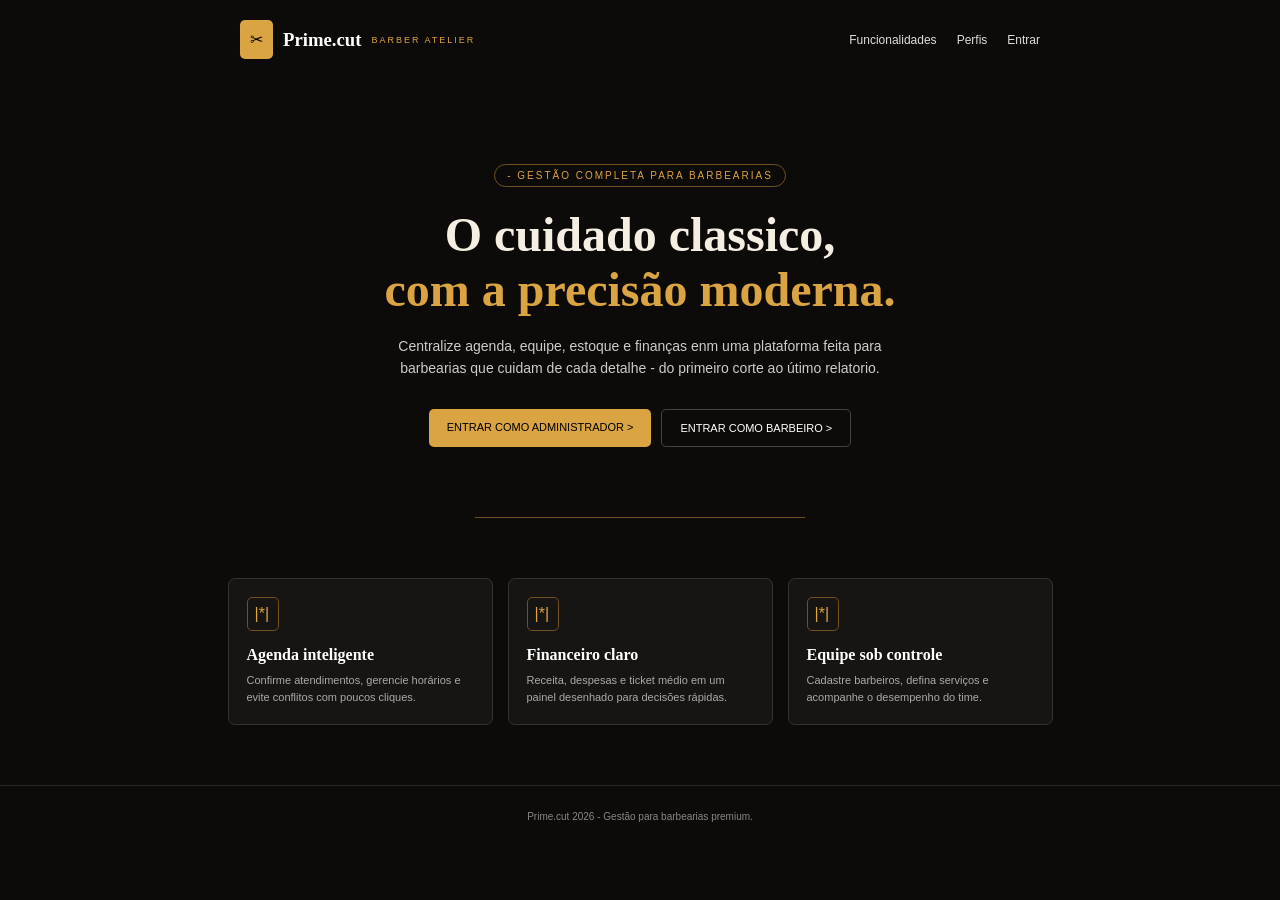
<file: index.html>
<!DOCTYPE html>
<html lang="pt-br">

<head>
    <meta charset="UTF-8">
    <meta name="viewport" content="width=device-width, initial-scale=1.0">
    <title>Prime.Cut</title>
    <link rel="stylesheet" href="style.css">
</head>

<body>
    <header>
        <div class="logo">

            <span>✂</span>

            <div>
                <h3> Prime.cut</h3>
            </div>

            <small>BARBER ATELIER</small>
        </div>

        <div>

            <nav>
                <a href="#funcionalidades">Funcionalidades</a>

                <a href="#perfis">Perfis</a>

                <a href="#entrar">Entrar</a>
            </nav>

        </div>

    </header>

    <main>

        <div class="introducao">
            <p class="etiqueta">
                - GESTÃO COMPLETA PARA BARBEARIAS
            </p>

            <h1>
                O cuidado classico, <br>
                <span> com a precisão moderna.</span>
            </h1>

            <p class="descricao">
                Centralize agenda, equipe, estoque e finanças enm uma plataforma
                feita para barbearias que cuidam de cada
                detalhe - do primeiro corte ao útimo relatorio.
            </p>

            <div class="botoes" id="entrar">

                <a href="#" class="botao-principal">
                    ENTRAR COMO ADMINISTRADOR >
                </a>

                <a href="#" class="botao-secundario">
                    ENTRAR COMO BARBEIRO >
                </a>

            </div>
        </div>

        <div class="linha "></div>

        <section class="funcionalidades" id="funcionalidades">
            <div class="card">

                <div class="icone">|*|</div>

                <h3> Agenda inteligente</h3>

                <p>
                    Confirme atendimentos, gerencie horários e
                    evite conflitos com poucos cliques.
                </p>

            </div>

            <div class="card">
                <div class="icone">|*|</div>

                <h3> Financeiro claro</h3>

                <p>
                    Receita, despesas e ticket médio
                    em um painel desenhado para decisões rápidas.
                </p>

            </div>

            <div class="card">

                <div class="icone">|*|</div>

                <h3>Equipe sob controle</h3>

                <p>
                    Cadastre barbeiros, defina serviços e acompanhe o desempenho do time.
                </p>


            </div>

        </section>

    </main>

    <footer>
        Prime.cut 2026 - Gestão para barbearias premium.
    </footer>

</body>

</html>
</file>
<file: style.css>
* {
    margin: 0;
    padding: 0;
    box-sizing: border-box;
}

body {
    background: #0d0b09;
    color: white;
    font-family: Arial, sans-serif;
}

header {
    width: 800px;
    max-width: 90%;
    margin: auto;
    padding: 20px 0;
    display: flex;
    justify-content: space-between;
    align-items: center;
}

.logo {
    display: flex;
    align-items: center;
    gap: 10px;
}

.logo span {
    background: #d9a441;
    color: black;
    padding: 10px;
    border-radius: 5px;
}

.logo h3 {
    font-family: Georgia, serif;
}

.logo small {
    color: #d9a441;
    font-size: 9px;
    letter-spacing: 2px;
}

nav {
    display: flex;
    gap: 20px;
}

nav a {
    color: #ddd;
    text-decoration: none;
    font-size: 12px;
}

main {
    text-align: center;
    padding-top: 85px;
}

.etiqueta {
    display: inline-block;
    border: 1px solid #70511f;
    border-radius: 20px;
    padding: 5px 12px;
    color: #d9a441;
    font-size: 10px;
    letter-spacing: 2px;
}

h1 {
    font-family: Georgia, serif;
    font-size: 48px;
    margin-top: 20px;
    color: #f5eee3;
}

h1 span {
    color: #d9a441;
}

.descricao {
    color: #ccc;
    font-size: 14px;
    line-height: 22px;
    max-width: 500px;
    margin: 18px auto 30px;
}

.botoes {
    display: flex;
    justify-content: center;
    gap: 10px;
}

.botoes a {
    padding: 12px 18px;
    border-radius: 5px;
    text-decoration: none;
    font-size: 11px;
}

.botao-principal {
    background: #d9a441;
    color: black;
}

.botao-secundario {
    border: 1px solid #444;
    color: white;
}

.linha {
    width: 330px;
    height: 1px;
    background: #70511f;
    margin: 70px auto 60px;
}

.funcionalidades {
    display: flex;
    justify-content: center;
    gap: 15px;
    margin-bottom: 60px;
}

.card {
    background: #171513;
    border: 1px solid #333;
    border-radius: 7px;
    width: 265px;
    padding: 18px;
    text-align: left;
}

.icone {
    color: #d9a441;
    border: 1px solid #70511f;
    width: 32px;
    padding: 7px;
    border-radius: 5px;
    margin-bottom: 15px;
}

.card h3 {
    font-family: Georgia, serif;
    font-size: 16px;
    margin-bottom: 8px;
}

.card p {
    color: #aaa;
    font-size: 11px;
    line-height: 17px;
}

footer {
    border-top: 1px solid #292522;
    text-align: center;
    padding: 25px;
    color: #888;
    font-size: 10px;
}

@media (max-width: 600px) {
    header {
        flex-direction: column;
        gap: 20px;
    }

    nav {
        gap: 12px;
    }

    main {
        padding: 60px 15px 0;
    }

    h1 {
        font-size: 32px;
    }

    .botoes {
        flex-direction: column;
    }

    .funcionalidades {
        flex-direction: column;
        align-items: center;
    }

    .card {
        width: 100%;
    }
}
</file>
